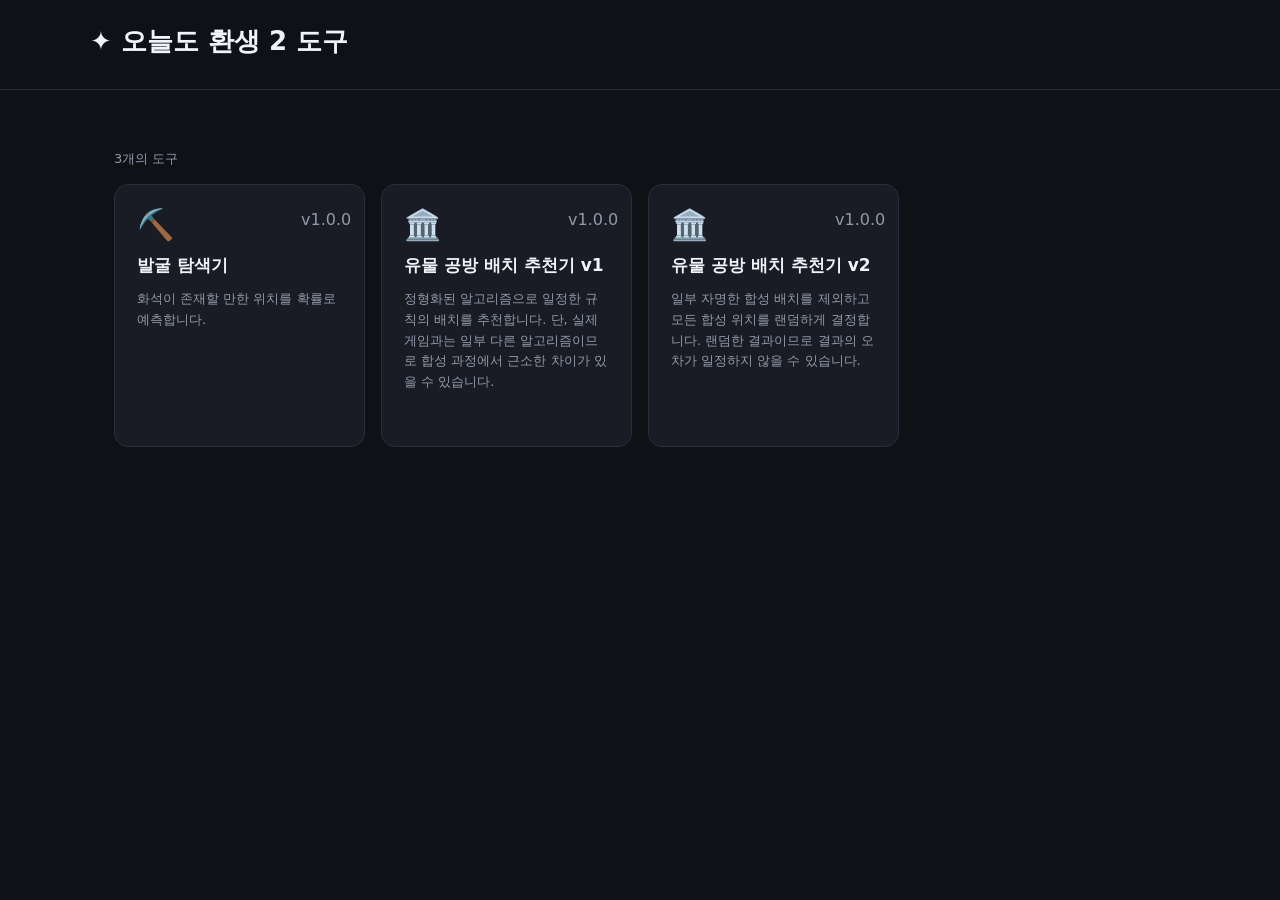
<file: index.html>
<!DOCTYPE html>
<html lang="ko">
<head>
  <meta charset="UTF-8">
  <meta name="viewport" content="width=device-width, initial-scale=1.0">
  <link rel="icon" href="favicon.ico">
  <link rel="stylesheet" href="index.css">
  <title>오늘도 환생 2 도구</title>
</head>
<body>

<header>
  <h1>✦ 오늘도 환생 2 도구</h1>
</header>

<main>
  <div class="toolbar">
  </div>

  <div id="count" class="count"></div>
  <div id="grid" class="grid"></div>
  <div id="empty" class="empty" hidden>
    검색 결과가 없습니다.
  </div>
</main>

<script>
  // 새 HTML 파일을 추가할 때 이 배열만 수정
    const pages = [
        {
            title: "발굴 탐색기",
            description: "화석이 존재할 만한 위치를 확률로 예측합니다.",
            icon: "⛏️",
            url: "./pages/hidden_item_finder.html",
            state: true,
            version: "v1.0.0"
        },
        {
            title: "유물 공방 배치 추천기 v1",
            description: "정형화된 알고리즘으로 일정한 규칙의 배치를 추천합니다. 단, 실제 게임과는 일부 다른 알고리즘이므로 합성 과정에서 근소한 차이가 있을 수 있습니다.",
            icon: "🏛️",
            url: "./pages/hex_merge_advisor_v1.html",
            state: true,
            version: "v1.0.0"
        },
        {
            title: "유물 공방 배치 추천기 v2",
            description: "일부 자명한 합성 배치를 제외하고 모든 합성 위치를 랜덤하게 결정합니다. 랜덤한 결과이므로 결과의 오차가 일정하지 않을 수 있습니다.",
            icon: "🏛️",
            url: "./pages/hex_merge_advisor_v2.html",
            state: true,
            version: "v1.0.0"
        },
    ];

    const grid = document.getElementById("grid");
    const count = document.getElementById("count");
    const empty = document.getElementById("empty");


    function render() {
        grid.replaceChildren();
        count.textContent = `${pages.length}개의 도구`;
        empty.hidden = pages.length !== 0;

        pages.forEach(page => {
            const card = document.createElement("a");
            card.className = "card";
            card.href = page.url;

            const icon = document.createElement("div");
            icon.className = "card-icon";
            icon.textContent = page.icon;

            const title = document.createElement("h3");
            title.textContent = page.title;

            const description = document.createElement("p");
            description.textContent = page.description;

            const state = document.createElement("span");
            state.className = "card-state";
            state.textContent = page.state ? page.version : "beta";

            card.append(icon, title, description, state);
            grid.appendChild(card);
        });
    }

  render();
</script>

</body>
</html>
</file>
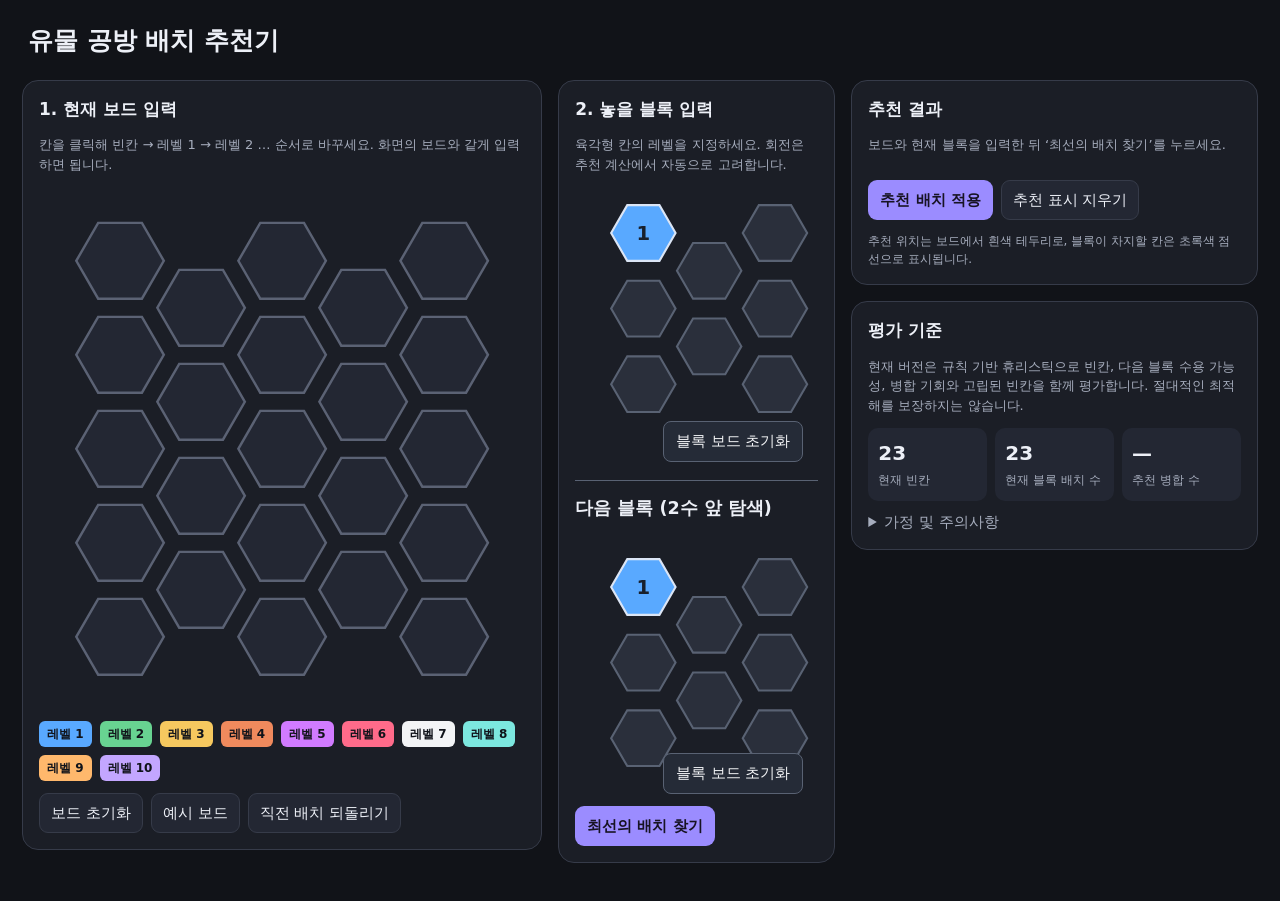
<file: pages/hex_merge_advisor_v1.html>
<!doctype html>
<html lang="ko">
    <head>
        <meta charset="utf-8" />
        <meta name="viewport" content="width=device-width, initial-scale=1.0">
        <link rel="stylesheet" href="hex_merge_advisor.css" />
        <title>유물 공방 배치 추천기</title>
    </head>
    <body oncontextmenu="return false">
        <main>
            <h1>유물 공방 배치 추천기</h1>
            <div class="layout">
                <section>
                    <div class="panel">
                        <h2>1. 현재 보드 입력</h2>
                        <p class="hint">
                            칸을 클릭해 빈칸 → 레벨 1 → 레벨 2 … 순서로
                            바꾸세요. 화면의 보드와 같게 입력하면 됩니다.
                        </p>
                        <svg
                            id="board"
                            viewBox="0 0 390 420"
                            aria-label="육각형 보드"
                        ></svg>
                        <div class="legend" id="legend"></div>
                        <div class="controls" style="margin-top: 12px">
                            <button id="clearBoard">보드 초기화</button
                            ><button id="demoBoard">예시 보드</button
                            ><button id="undo">직전 배치 되돌리기</button>
                        </div>
                    </div>
                    <div class="panel">
                        <h2>2. 놓을 블록 입력</h2>
                        <p class="hint">
                            육각형 칸의 레벨을 지정하세요.
                            회전은 추천 계산에서 자동으로 고려합니다.
                        </p>
                        <div id="pieceLevels" class="pieceCells"></div>
                        <div style="margin-top:18px;padding-top:14px;border-top:1px solid #596273;">
                            <h3 style="margin:0 0 8px">다음 블록 (2수 앞 탐색)</h3>
                            <div id="nextPieceLevels"></div>
                            <div id="nextMovePreview" style="margin-top:12px;color:#dbe5f5;line-height:1.7"></div>
                        </div>
                        <div class="controls">
                            <button id="recommend" class="primary">
                                최선의 배치 찾기
                            </button>
                        </div>
                    </div>
                </section>
                <aside>
                    <div class="panel">
                        <h2>추천 결과</h2>
                        <p id="status" class="hint">
                            보드와 현재 블록을 입력한 뒤 ‘최선의 배치 찾기’를
                            누르세요.
                        </p>
                        <div id="bestSummary"></div>
                        <div id="results"></div>
                        <div class="controls" style="margin-top: 12px">
                            <button id="applyBest" class="primary" disabled>
                                추천 배치 적용</button
                            ><button id="clearHighlight">
                                추천 표시 지우기
                            </button>
                        </div>
                        <div class="footer">
                            추천 위치는 보드에서 흰색 테두리로, 블록이 차지할
                            칸은 초록색 점선으로 표시됩니다.
                        </div>
                    </div>
                    <div class="panel">
                        <h2>평가 기준</h2>
                        <p class="hint">
                            현재 버전은 규칙 기반 휴리스틱으로 빈칸, 다음 블록
                            수용 가능성, 병합 기회와 고립된 빈칸을 함께
                            평가합니다. 절대적인 최적해를 보장하지는 않습니다.
                        </p>
                        <div class="stats">
                            <div class="stat">
                                <b id="emptyCount">23</b><span>현재 빈칸</span>
                            </div>
                            <div class="stat">
                                <b id="fitCount">—</b
                                ><span>현재 블록 배치 수</span>
                            </div>
                            <div class="stat">
                                <b id="mergeCount">—</b
                                ><span>추천 병합 수</span>
                            </div>
                        </div>
                        <details>
                            <summary>가정 및 주의사항</summary>
                            <p class="hint">
                                프로토타입은 각 칸에 레벨이 있고, 같은 레벨의
                                연결된 칸이 3개 이상이면 그 연결 집단이 한 칸의
                                상위 레벨로 합쳐진다고 가정합니다. 병합 시 남는
                                칸은 새 블록이 놓인 칸을 우선으로 선택합니다.
                                실제 게임의 병합 처리 방식이 다르면 추천 결과도
                                달라질 수 있습니다. 화면 자동 인식 기능은
                                포함하지 않았으므로 보드 상태를 직접 입력해야
                                합니다.
                            </p>
                        </details>
                    </div>
                </aside>
            </div>
        </main>
        <script src="hex_merge_advisor_v1.js"></script>
    </body>
</html>
</file>
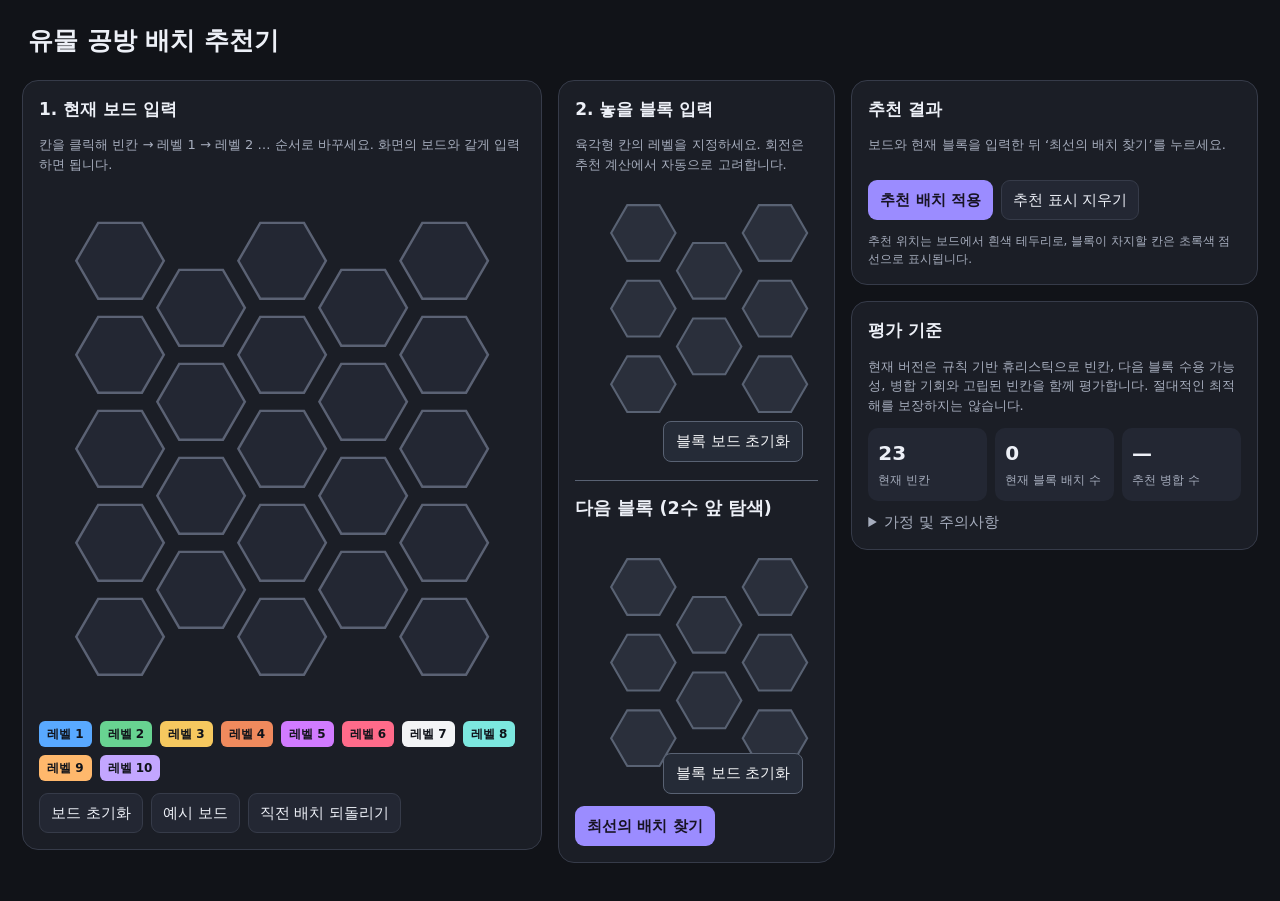
<file: pages/hex_merge_advisor_v2.html>
<!doctype html>
<html lang="ko">
    <head>
        <meta charset="utf-8" />
        <meta name="viewport" content="width=device-width, initial-scale=1.0">
        <link rel="stylesheet" href="hex_merge_advisor.css" />
        <title>유물 공방 배치 추천기</title>
    </head>
    <body oncontextmenu="return false">
        <main>
            <h1>유물 공방 배치 추천기</h1>
            <div class="layout">
                <section>
                    <div class="panel">
                        <h2>1. 현재 보드 입력</h2>
                        <p class="hint">
                            칸을 클릭해 빈칸 → 레벨 1 → 레벨 2 … 순서로
                            바꾸세요. 화면의 보드와 같게 입력하면 됩니다.
                        </p>
                        <svg
                            id="board"
                            viewBox="0 0 390 420"
                            aria-label="육각형 보드"
                        ></svg>
                        <div class="legend" id="legend"></div>
                        <div class="controls" style="margin-top: 12px">
                            <button id="clearBoard">보드 초기화</button
                            ><button id="demoBoard">예시 보드</button
                            ><button id="undo">직전 배치 되돌리기</button>
                        </div>
                    </div>
                    <div class="panel">
                        <h2>2. 놓을 블록 입력</h2>
                        <p class="hint">
                            육각형 칸의 레벨을 지정하세요.
                            회전은 추천 계산에서 자동으로 고려합니다.
                        </p>
                        <div id="pieceLevels" class="pieceCells"></div>
                        <div style="margin-top:18px;padding-top:14px;border-top:1px solid #596273;">
                            <h3 style="margin:0 0 8px">다음 블록 (2수 앞 탐색)</h3>
                            <div id="nextPieceLevels"></div>
                            <div id="nextMovePreview" style="margin-top:12px;color:#dbe5f5;line-height:1.7"></div>
                        </div>
                        <div class="controls">
                            <button id="recommend" class="primary">
                                최선의 배치 찾기
                            </button>
                        </div>
                    </div>
                </section>
                <aside>
                    <div class="panel">
                        <h2>추천 결과</h2>
                        <p id="status" class="hint">
                            보드와 현재 블록을 입력한 뒤 ‘최선의 배치 찾기’를
                            누르세요.
                        </p>
                        <div id="bestSummary"></div>
                        <div id="results"></div>
                        <div class="controls" style="margin-top: 12px">
                            <button id="applyBest" class="primary" disabled>
                                추천 배치 적용</button
                            ><button id="clearHighlight">
                                추천 표시 지우기
                            </button>
                        </div>
                        <div class="footer">
                            추천 위치는 보드에서 흰색 테두리로, 블록이 차지할
                            칸은 초록색 점선으로 표시됩니다.
                        </div>
                    </div>
                    <div class="panel">
                        <h2>평가 기준</h2>
                        <p class="hint">
                            현재 버전은 규칙 기반 휴리스틱으로 빈칸, 다음 블록
                            수용 가능성, 병합 기회와 고립된 빈칸을 함께
                            평가합니다. 절대적인 최적해를 보장하지는 않습니다.
                        </p>
                        <div class="stats">
                            <div class="stat">
                                <b id="emptyCount">23</b><span>현재 빈칸</span>
                            </div>
                            <div class="stat">
                                <b id="fitCount">—</b
                                ><span>현재 블록 배치 수</span>
                            </div>
                            <div class="stat">
                                <b id="mergeCount">—</b
                                ><span>추천 병합 수</span>
                            </div>
                        </div>
                        <details>
                            <summary>가정 및 주의사항</summary>
                            <p class="hint">
                                프로토타입은 각 칸에 레벨이 있고, 같은 레벨의
                                연결된 칸이 3개 이상이면 그 연결 집단이 한 칸의
                                상위 레벨로 합쳐진다고 가정합니다. 병합 시 남는
                                칸은 새 블록이 놓인 칸을 우선으로 선택합니다.
                                실제 게임의 병합 처리 방식이 다르면 추천 결과도
                                달라질 수 있습니다. 화면 자동 인식 기능은
                                포함하지 않았으므로 보드 상태를 직접 입력해야
                                합니다.
                            </p>
                        </details>
                    </div>
                </aside>
            </div>
        </main>
        <script src="hex_merge_advisor_v2.js"></script>
    </body>
</html>
</file>
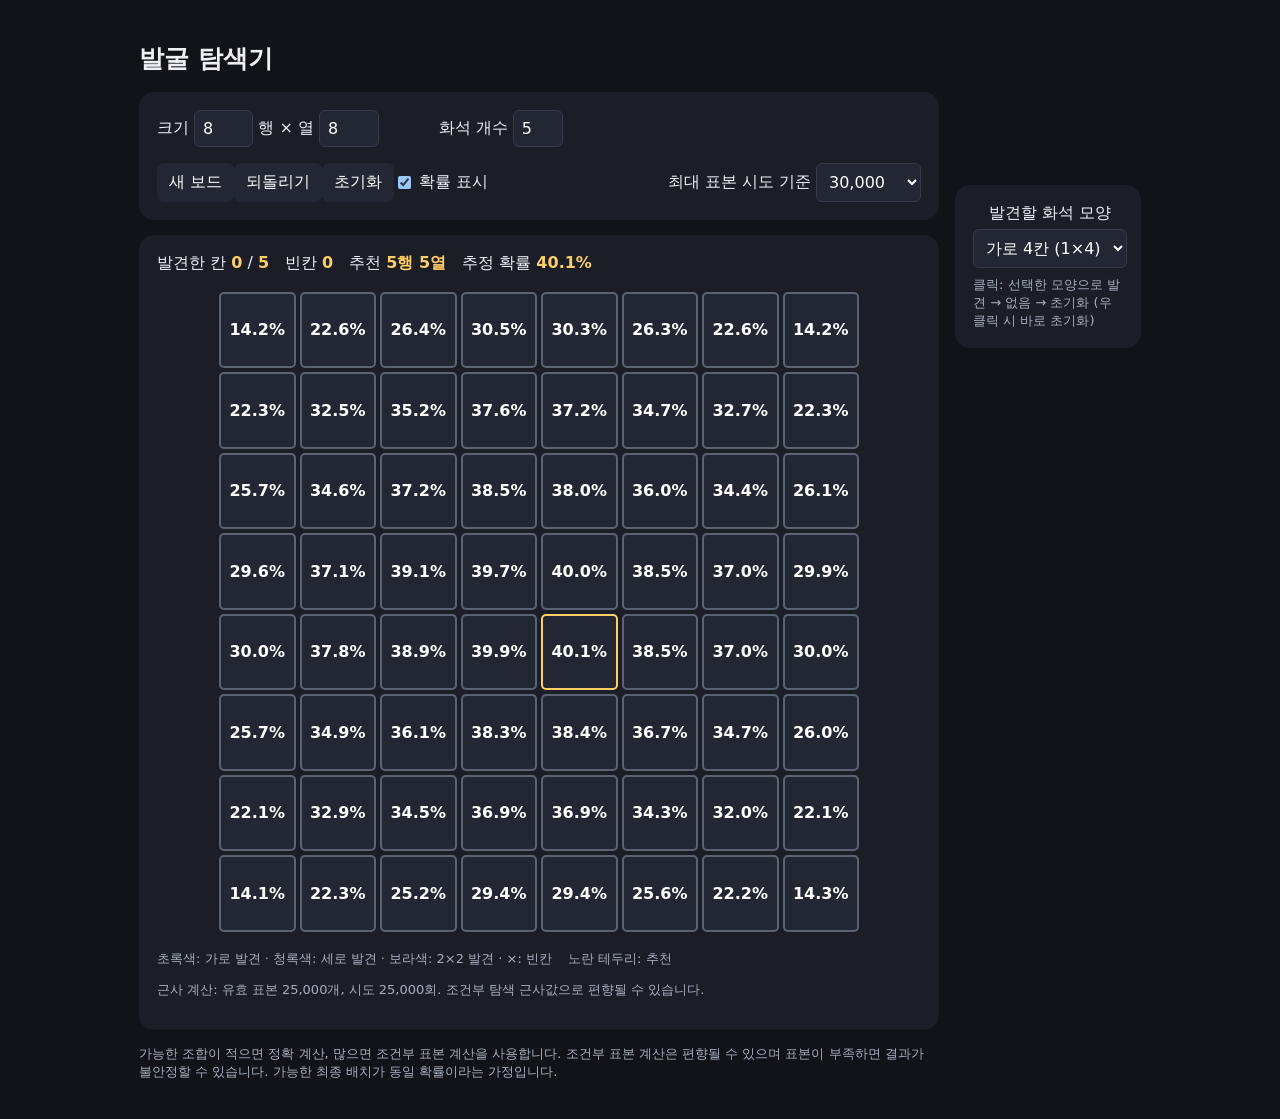
<file: pages/hidden_item_finder.html>
<!DOCTYPE html>
<html lang="ko">
    <head>
        <meta charset="utf-8"/>
        <meta content="width=device-width,initial-scale=1" name="viewport"/>
        <link href="hidden_item_finder.css" rel="stylesheet"/>
        <title>
            발굴 탐색기
        </title>
    </head>
    <body oncontextmenu="return false">
        <div class="wrap">
            <h1>
                발굴 탐색기
            </h1>
            <div class="panel toolbar" style="flex-direction:column;gap:16px">
                <div>
                    <label>
                        크기
                        <input id="rows" max="16" min="2" type="number" value="8"/>
                        행 × 열
                        <input id="cols" max="16" min="2" type="number" value="8"/>
                    </label>
                    <label>
                        화석 개수
                        <input id="items" max="64" min="1" type="number" value="5"/>
                    </label>
                </div>
                <div style="display:flex;">
                    <button id="resize">
                        새 보드
                    </button>
                    <button id="undo">
                        되돌리기
                    </button>
                    <button id="reset">
                        초기화
                    </button>
                    <label>
                        <input checked="" id="prob" type="checkbox"/>
                        확률 표시
                    </label>
                    <div style="flex-grow:1"></div>
                    <label>
                        최대 표본 시도 기준
                        <select id="samples">
                            <option value="10000">
                                10,000
                            </option>
                            <option selected="" value="30000">
                                30,000
                            </option>
                            <option value="100000">
                                100,000
                            </option>
                        </select>
                    </label>
                </div>
            </div>
            <div class="panel">
                <div class="stats">
                    <span>
                        발견한 칸
                        <b id="hits">
                            0
                        </b>
                        / <b id="target">3</b>
                    </span>
                    <span>
                        빈칸
                        <b id="misses">
                            0
                        </b>
                    </span>
                    <span>
                        추천
                        <b id="best">
                            -
                        </b>
                    </span>
                    <span>
                        추정 확률
                        <b id="chance">
                            -
                        </b>
                    </span>
                </div>
                <div class="board" id="board">
                </div>
                <div class="legend muted">
                    <span>
                        초록색: 가로 발견 · 청록색: 세로 발견 · 보라색: 2×2 발견 · ×: 빈칸
                    </span>
                    <span>
                        노란 테두리: 추천
                    </span>
                </div>
                <p class="muted" id="status">
                </p>
            </div>
            <p class="muted">
                가능한 조합이 적으면 정확 계산, 많으면 조건부 표본 계산을 사용합니다. 조건부 표본 계산은 편향될 수 있으며 표본이 부족하면 결과가 불안정할 수 있습니다. 가능한 최종 배치가 동일 확률이라는 가정입니다.
            </p>
        </div>
         <div class="panel toolbar rightbar">
            <label>발견할 화석 모양
                <select id="mode">
                    <option value="1">가로 4칸 (1×4)</option>
                    <option value="2">세로 4칸 (4×1)</option>
                    <option value="3">정사각형 (2×2)</option>
                </select>
            </label>
            <span class="muted">클릭: 선택한 모양으로 발견 → 없음 → 초기화 (우클릭 시 바로 초기화)</span>
        </div>
        <script>
            let rows=8,cols=8,itemCount=3,state=[],history=[],generation=0;
            // 0=unknown, 1..12=(shape-1)*4+part, 13=empty
            const $=id=>document.getElementById(id);
            let worker=null;
            function init(){
                rows=Math.max(2,Math.min(16,Math.floor(Number($('rows').value)||8)));
                cols=Math.max(2,Math.min(16,Math.floor(Number($('cols').value)||8)));
                itemCount=Math.max(1,Math.min(Math.floor(rows*cols/4),Math.floor(Number($('items').value)||3)));
                $('rows').value=rows;
                $('cols').value=cols;
                $('items').max=Math.floor(rows*cols/4);
                $('items').value=itemCount;
                $('target').textContent=itemCount;
                state=Array(rows*cols).fill(0);
                history=[];
                render();
                compute()
            }
            function fixedInfo(){
                const shapes=[[[0,0],[0,1],[0,2],[0,3]],[[0,0],[1,0],[2,0],[3,0]],[[0,0],[0,1],[1,0],[1,1]]];
                const fixed=new Set(), owners=new Map(), errors=[];
                for(let i=0;i<state.length;i++){
                    const v=state[i];
                    if(v<1||v>12)continue;
                    const shape=Math.floor((v-1)/4),part=(v-1)%4;
                    const r=Math.floor(i/cols)-shapes[shape][part][0],c=i%cols-shapes[shape][part][1];
                    const key=`${shape}:${r}:${c}`;
                    if(r<0||c<0||shapes[shape].some(([dr,dc])=>r+dr>=rows||c+dc>=cols)){
                        errors.push(`${Math.floor(i/cols)+1}행 ${i%cols+1}열: 아이템이 보드 밖으로 나갑니다.`);continue;
                    }
                    const ids=shapes[shape].map(([dr,dc])=>(r+dr)*cols+c+dc);
                    owners.set(key,ids);
                    if(state.some((sv,j)=>sv>=1&&sv<=12&&ids.includes(j)&&sv!==(shape*4+ids.indexOf(j)+1)))errors.push('서로 충돌하는 파츠 정보가 있습니다.');
                    if(ids.some(j=>state[j]===13))errors.push('확정된 아이템 위치에 빈칸이 있습니다.');
                }
                for(const ids of owners.values())for(const id of ids){fixed.add(id)}
                const arr=[...owners.values()];
                for(let i=0;i<arr.length;i++)for(let j=i+1;j<arr.length;j++)if(arr[i].some(id=>arr[j].includes(id)))errors.push('확정된 아이템들이 서로 겹칩니다.');
                if(arr.length>itemCount)errors.push('확정된 아이템 수가 설정한 아이템 개수보다 많습니다.');
                return {fixed,owners:arr,errors:[...new Set(errors)]};
            }
            function render(probs=[],best=-1){
                const info=fixedInfo(),board=$('board');
                board.style.gridTemplateColumns=`repeat(${cols},1fr)`;
                board.innerHTML='';
                let hit=0,miss=0;
                state.forEach((v,i)=>{
                    if(v>=1&&v<=12)hit++;
                    if(v===13)miss++;
                    const b=document.createElement('button');
                    const known=info.fixed.has(i);
                    b.className='cell '+(v>=1&&v<=12?'hit':v===13?'miss':'')+(i===best&&v===0&&!known?' best':'');
                    if(known&&v===0){b.style.background='#2563b0';b.title='아이템 발견 완료 — 추가 클릭 불필요';}
                    b.title=`${Math.floor(i/cols)+1}행 ${i%cols+1}열`;
                    b.textContent=v>=1&&v<=12?`${['가','세','정'][Math.floor((v-1)/4)]}${(v-1)%4+1}`:v===13?'×':known?String(info.owners.find(ids=>ids.includes(i))?.indexOf(i)+1||'✓'):'';
                    if(v===0&&!known&&$('prob').checked&&probs[i]!=null)b.textContent=`${(probs[i]*100).toFixed(1)}%`;
                    b.onclick=()=>{
                        if(known&&v===0)return;
                        history.push([...state]);
                        const mode=Number($('mode').value),part=1;
                        state[i]=v===0?(mode-1)*4+part:v===13?0:13;
                        render();compute();
                    };
                    b.oncontextmenu=e=>{e.preventDefault();history.push([...state]);state[i]=0;render();compute()};
                    board.appendChild(b);
                });
                $('hits').textContent=info.owners.length;$('misses').textContent=miss;
                $('best').textContent=best<0?'-':`${Math.floor(best/cols)+1}행 ${best%cols+1}열`;
                $('chance').textContent=best<0||probs[best]==null?'-':`${(probs[best]*100).toFixed(1)}%`;
            }
            // Web Worker prevents UI blocking.
            const workerCode=`
            onmessage = (e) => {
                const {rows, cols, itemCount, state, limit} = e.data;
                const N = rows * cols;
                const originalItemCount=itemCount;
                const shapes = [
                    [[0,0],[0,1],[0,2],[0,3]],
                    [[0,0],[1,0],[2,0],[3,0]],
                    [[0,0],[0,1],[1,0],[1,1]]
                ];
                const hits = [];
                const fixedPlacements=new Map();
                for(let i=0;i<N;i++)if(state[i]>=1&&state[i]<=12){
                    const shape=Math.floor((state[i]-1)/4),part=(state[i]-1)%4;
                    const rr=Math.floor(i/cols)-shapes[shape][part][0],cc=i%cols-shapes[shape][part][1];
                    if(rr<0||cc<0||shapes[shape].some(([dr,dc])=>rr+dr>=rows||cc+dc>=cols)){
                        postMessage({error:'보드 밖으로 나가는 파츠입니다.'});return;
                    }
                    fixedPlacements.set(shape+':'+rr+':'+cc,shapes[shape].map(([dr,dc])=>(rr+dr)*cols+cc+dc));
                }
                const fixedIds=new Set();
                for(const ids of fixedPlacements.values())for(const id of ids)fixedIds.add(id);
                if(fixedPlacements.size>itemCount){postMessage({error:'아이템 개수를 초과했습니다.'});return;}
                const remaining=itemCount-fixedPlacements.size;
                const bit = Array.from({length:N},(_,i)=>1n<<BigInt(i));
                const hitMask = hits.reduce((m,i)=>m|bit[i],0n);
                const placements=[];
                for (let r=0;r<rows;r++) for (let c=0;c<cols;c++) {
                    for (const shape of shapes) {
                        if (shape.some(([dr,dc])=>r+dr>=rows||c+dc>=cols)) continue;
                        const ids=shape.map(([dr,dc])=>(r+dr)*cols+c+dc);
                        if (ids.some((id,k)=>state[id]===13 || fixedIds.has(id))) continue;
                        const mask=ids.reduce((m,id)=>m|bit[id],0n);
                        placements.push({ids,mask,hit:mask&hitMask});
                    }
                }
                const P=placements.length;
                const counts=new Float64Array(N);
                let total=0, attempts=0, exact=false, truncated=false;
                const hitCandidates=hits.map(id=>placements.map((p,i)=>p.ids.includes(id)?i:-1).filter(i=>i>=0));
                function record(mask) {
                    if ((mask&hitMask)!==hitMask) return;
                    total++;
                    for (let i=0;i<N;i++) if (state[i]===0 && (mask&bit[i])) counts[i]++;
                }
                const deadline=Date.now()+1400;
                const maxNodes=Math.max(15000,Math.min(450000,limit*5));
                let nodes=0;
                // Exact enumeration for small placement spaces, with a strict work budget.
                function exactVisit(start,depth,mask) {
                    if (++nodes>maxNodes || Date.now()>deadline) {truncated=true;return;}
                    if (depth===remaining) {record(mask);return;}
                    for(let i=start;i<=P-(remaining-depth);i++) {
                        if(truncated)return;
                        const m=placements[i].mask;
                        if(!(mask&m))exactVisit(i+1,depth+1,mask|m);
                    }
                }
                function choose(n,k) {
                    if(k>n)return Infinity;
                    let v=1;
                    for(let i=1;i<=k;i++) {v=v*(n-i+1)/i;if(v>150000)return v;}
                    return v;
                }
                if (hits.length<=remaining*4 && P>=remaining && hitCandidates.every(a=>a.length)) {
                    if(choose(P,remaining)<=150000) {
                        exactVisit(0,0,0n);
                        exact=!truncated;
                    }
                    if(!exact) {
                        total=0;counts.fill(0);
                        // Conditional randomized backtracking: cover observed parts first,
                        // then complete with disjoint shapes. Avoid rejection of rare hits.
                        function sample(mask,depth,covered) {
                            if(++nodes>maxNodes || Date.now()>deadline)return false;
                            if(depth===remaining) {
                                if(covered===hitMask) {record(mask);return true;}
                                return false;
                            }
                            let choices=null;
                            for(let h=0;h<hits.length;h++) {
                                if(covered&bit[hits[h]])continue;
                                const opts=hitCandidates[h].filter(i=>!(placements[i].mask&mask));
                                if(!opts.length)return false;
                                if(!choices || opts.length<choices.length)choices=opts;
                            }
                            if(choices===null) {
                                choices=[];
                                for(let i=0;i<P;i++)if(!(placements[i].mask&mask))choices.push(i);
                            }
                            // Randomized order; bound branching for responsiveness.
                            for(let t=0;t<Math.min(choices.length,Math.max(5,Math.floor(40/(depth+1))));t++) {
                                const j=t+Math.floor(Math.random()*(choices.length-t));
                                [choices[t],choices[j]]=[choices[j],choices[t]];
                                const p=placements[choices[t]];
                                if(sample(mask|p.mask,depth+1,covered|p.hit))return true;
                                if(nodes>maxNodes || Date.now()>deadline)return false;
                            }
                            return false;
                        }
                        nodes=0;
                        while(attempts<limit && nodes<maxNodes && Date.now()<deadline) {
                            attempts++;
                            sample(0n,0,0n);
                        }
                    }
                }
                const probs=Array.from(counts,(x,i)=>fixedIds.has(i)?1:(total?x/total:null));
                let best=-1;
                for(let i=0;i<N;i++)if(state[i]===0&&!fixedIds.has(i)&&probs[i]!==null&&(best<0||probs[i]>probs[best]))best=i;
                postMessage({probs,best,total,exact,P,attempts,truncated,remaining});
            };
            `;
            let watchdog=null;
            let workerUrl=null;

            function stopWorker(){
                if(watchdog!==null){
                    clearTimeout(watchdog);
                    watchdog=null;
                }
                if(worker){
                    worker.terminate();
                    worker=null;
                }
                if(workerUrl){
                    URL.revokeObjectURL(workerUrl);
                    workerUrl=null;
                }
            }

            function compute(){
                generation++;
                const currentGeneration=generation;
                stopWorker();
                const info=fixedInfo();
                if(info.errors.length){render();$('status').textContent='입력 오류: '+info.errors.join(' ');return;}
                if(info.owners.length===itemCount){
                    render();
                    $('status').textContent='모든 아이템을 발견했습니다! 추가 클릭이 필요하지 않습니다.';
                    return;
                }
                $('status').textContent='가능한 배치를 계산 중...';

                try{
                    workerUrl=URL.createObjectURL(new Blob([workerCode],{
                        type:'text/javascript'
                    }));
                    worker=new Worker(workerUrl);
                    worker.onmessage=(event)=>{
                        if(currentGeneration!==generation)return;
                        const {probs,best,total,exact,P,attempts,error,remaining}=event.data;
                        stopWorker();
                        render(probs,best);
                        if(error){$('status').textContent=error;return;}
                        $('status').textContent=total===0
                            ? exact ? '조건에 맞는 배치가 없습니다. 입력 상태를 확인하세요.' : '조건에 맞는 표본을 찾지 못했습니다. 표본 시도를 늘리거나 입력 상태를 확인하세요.'
                            : exact
                                ? `정확 계산: 유효한 잔여 ${remaining}개 아이템 조합 ${total.toLocaleString()}개 (단일 아이템 후보 ${P}개)`
                                : `근사 계산: 유효 표본 ${total.toLocaleString()}개, 시도 ${attempts.toLocaleString()}회. 조건부 탐색 근사값으로 편향될 수 있습니다.`;
                    };
                    worker.onerror=(event)=>{
                        if(currentGeneration!==generation)return;
                        $('status').textContent=`Worker 실행 오류: ${event.message||'알 수 없는 오류'}`;
                        stopWorker();
                    };
                    watchdog=setTimeout(()=>{
                        if(currentGeneration!==generation)return;
                        stopWorker();
                        $('status').textContent='계산 시간 초과. 보드 크기나 조건을 확인해 주세요.';
                    },8000);
                    worker.postMessage({
                        rows,
                        cols,
                        itemCount,
                        state:[...state],
                        limit:Number($('samples').value)||10000
                    });
                }catch(error){
                    stopWorker();
                    $('status').textContent=`Worker 생성 오류: ${error.message}`;
                }
            }
            $('resize').onclick=init;
            $('items').onchange=init;
            $('reset').onclick=()=>{
                history.push([...state]);
                state.fill(0);
                render();
                compute()
            };
            $('undo').onclick=()=>{
                if(history.length){
                    state=history.pop();
                    render();
                    compute()
                }
            };
            $('prob').onchange=()=>compute();
            $('samples').onchange=()=>compute();
            init();
        </script>
    </body>
</html>
</file>
<file: index.css>
:root {
    --bg: #0f1117;
    --panel: #191c25;
    --border: #2a2e3b;
    --text: #f1f3f9;
    --muted: #9299aa;
    --accent: #8b7cff;
}

* { box-sizing: border-box; }

body {
    margin: 0;
    background: var(--bg);
    color: var(--text);
    font-family: system-ui, sans-serif;
}

header {
    border-bottom: 1px solid var(--border);
    padding: 24px max(24px, calc((100% - 1100px) / 2));
}

header h1 {
    margin: 0 0 6px;
    font-size: 26px;
}

header p {
    margin: 0;
    color: var(--muted);
    font-size: 14px;
}

main {
    max-width: 1100px;
    margin: 0 auto;
    padding: 36px 24px;
}

.toolbar {
    display: flex;
    gap: 12px;
    margin-bottom: 24px;
    flex-wrap: wrap;
}

.search {
    flex: 1;
    min-width: 200px;
    background: var(--panel);
    border: 1px solid var(--border);
    border-radius: 10px;
    padding: 12px 16px;
    color: var(--text);
    font-size: 14px;
    outline: none;
}

.search:focus {
    border-color: var(--accent);
}

select {
    background: var(--panel);
    color: var(--text);
    border: 1px solid var(--border);
    border-radius: 10px;
    padding: 0 16px;
    min-height: 44px;
}

.count {
    color: var(--muted);
    font-size: 13px;
    margin-bottom: 16px;
}

.grid {
    display: grid;
    grid-template-columns: repeat(auto-fill, minmax(250px, 1fr));
    gap: 16px;
}

.card {
    display: flex;
    flex-direction: column;
    gap: 12px;
    padding: 22px;
    background: var(--panel);
    border: 1px solid var(--border);
    border-radius: 14px;
    text-decoration: none;
    color: inherit;
    transition: transform .2s, border-color .2s;
}

.card:hover {
    transform: translateY(-4px);
    border-color: var(--accent);
}

.card-icon { font-size: 30px; }

.card h3 {
    font-size: 17px;
    margin: 0;
}

.card p {
    color: var(--muted);
    font-size: 13px;
    line-height: 1.6;
    margin: 0;
    flex: 1;
}

.card-footer {
    display: flex;
    justify-content: space-between;
    align-items: center;
    margin-top: 8px;
}

.card-state {
    position: relative;
    left: 80%;
    top: -90%;
    color: var(--muted);
}

.tag {
    background: #29263e;
    color: #b5aaff;
    padding: 5px 9px;
    border-radius: 6px;
    font-size: 11px;
}

.arrow { color: var(--muted); }

.empty {
    color: var(--muted);
    text-align: center;
    padding: 60px 0;
}

footer {
    text-align: center;
    padding: 30px;
    color: var(--muted);
    font-size: 12px;
}
</file>
<file: pages/hex_merge_advisor.css>
:root {
    color-scheme: dark;
    --bg: #111318;
    --panel: #1b1e26;
    --panel2: #232733;
    --text: #edf0f7;
    --muted: #a6adbd;
    --accent: #9b8cff;
    --border: #363b49;
    --good: #75d6a5;
    --warn: #ffcb78;
    -webkit-user-select: none;
    user-select: none;
    -webkit-user-drag: none;
}
* {
    box-sizing: border-box;
}
body {
    margin: 0;
    background: var(--bg);
    color: var(--text);
    font:
        15px/1.5 system-ui,
        -apple-system,
        "Segoe UI",
        sans-serif;
}
main {
    margin: auto;
    padding: 22px;
}
section {
    display: flex;
    gap: 16px;
    flex: 2;
}
section > :first-child {
    flex: 2;
}
section > :last-child {
    flex: 1;
}
aside {
    flex: 1;
}
h1 {
    font-size: 25px;
    margin: 0 0 20px 6px;
}
h2 {
    font-size: 17px;
    margin: 0 0 10px;
}
.sub {
    color: var(--muted);
    margin: 0 0 20px;
}
.layout {
    display: flex;
    gap: 16px;
}
.panel {
    height: fit-content;
    background: var(--panel);
    border: 1px solid var(--border);
    border-radius: 16px;
    padding: 16px;
    margin-bottom: 16px;
}
.controls {
    display: flex;
    flex-wrap: wrap;
    gap: 8px;
    align-items: center;
}
button,
select {
    font: inherit;
    color: var(--text);
    background: var(--panel2);
    border: 1px solid var(--border);
    border-radius: 9px;
    padding: 8px 11px;
}
button {
    cursor: pointer;
}
button:hover {
    border-color: var(--accent);
}
button.primary {
    background: var(--accent);
    color: #171323;
    border-color: transparent;
    font-weight: 700;
}
button.active {
    outline: 2px solid var(--accent);
    border-color: var(--accent);
}
.hint {
    font-size: 13px;
    color: var(--muted);
}
#board {
    width: 100%;
    max-width: 510px;
    display: block;
    margin: 8px auto 0;
    touch-action: manipulation;
    transform: scale(1.3);
}
.cell {
    cursor: pointer;
    stroke: #5b6274;
    stroke-width: 1.5;
}
.cell.empty {
    fill: var(--panel2);
}
.cell.empty:hover {
    fill: #3a4050;
}
.cell.recommended {
    stroke: #fff;
    stroke-width: 4;
    filter: drop-shadow(0 0 5px #a69aff);
}
.cell.preview {
    stroke: var(--good);
    stroke-width: 3;
    stroke-dasharray: 5 3;
}
.celltext {
    font-size: 13px;
    fill: black;
    text-anchor: middle;
    dominant-baseline: central;
    pointer-events: none;
    font-weight: 700;
}
.celltext-recommended {
    fill: white;
}
.legend {
    display: flex;
    gap: 8px;
    flex-wrap: wrap;
    margin-top: 10px;
}
.swatch {
    border-radius: 6px;
    padding: 4px 8px;
    font-size: 12px;
    color: #10131a;
    font-weight: 700;
}
.pieceCells {
    display: flex;
    gap: 8px;
    flex-wrap: wrap;
    margin: 10px 0;
}
.pieceCells > svg {
    transform: scale(1.4);
    width: 100%;
}
.pieceCells > button {
    display: block;
    margin-top: 10px;
    padding: 8px 12px;
    border:1px solid #596273;
    border-radius:8px;
    background:#252b37;
    color:#f3f4f6;
    cursor:pointer;
    margin-left: 36%;
    z-index: 1;
}
.controls {
    position: relative;
    background: transparent;
}
.pieceCell {
    display: flex;
    align-items: center;
    gap: 5px;
    background: var(--panel2);
    padding: 7px;
    border-radius: 10px;
}
.pieceCell select {
    padding: 5px;
}
#nextPieceLevels > svg {
    transform: scale(1.4);
    width: 100%;
    margin-bottom: 10%;
}
#nextPieceLevels > button {
    position: relative;
    margin-left: 36%;
}
.stats {
    display: grid;
    grid-template-columns: repeat(3, 1fr);
    gap: 8px;
    margin-top: 12px;
}
.stat {
    background: var(--panel2);
    border-radius: 10px;
    padding: 10px;
}
.stat b {
    display: block;
    font-size: 20px;
}
.stat span {
    font-size: 12px;
    color: var(--muted);
}
#results {
    display: grid;
    gap: 8px;
}
.result {
    border: 1px solid var(--border);
    border-radius: 10px;
    padding: 10px;
    display: flex;
    justify-content: space-between;
    gap: 12px;
    align-items: center;
}
.result.best {
    border-color: var(--good);
}
.result small {
    color: var(--muted);
    display: block;
}
.pill {
    font-size: 12px;
    background: #303648;
    border-radius: 99px;
    padding: 3px 7px;
    white-space: nowrap;
}
.warning {
    color: var(--warn);
}
.footer {
    color: var(--muted);
    font-size: 12px;
    margin-top: 12px;
}
details {
    margin-top: 10px;
}
summary {
    cursor: pointer;
    color: var(--muted);
}
@media (max-width: 1000px) {
    h1 {
        font-size: 17px;
    }
    h2 {
        font-size: 14px;
    }
    div, p {
        font-size: 12px !important;
    }
    .layout {
        flex-direction: column !important;
    }
}
@media (max-width: 500px) {
    h1 {
        font-size: 17px;
    }
    h2 {
        font-size: 14px;
    }
    div, p {
        font-size: 12px !important;
    }
    section {
        flex-direction: column !important;
    }
}
</file>
<file: pages/hidden_item_finder.css>
:root {
    color-scheme: dark;
    --bg: #111318;
    --panel: #1b1e26;
    --panel2: #232733;
    --text: #edf0f7;
    --muted: #a6adbd;
    --accent: #9b8cff;
    --border: #363b49;
    --good: #75d6a5;
    --warn: #ffcb78;
    -webkit-user-select: none;
    user-select: none;
    -webkit-user-drag: none;
}

body{
    display: flex;
    justify-content: center;
    gap: 16px;
    font-family:system-ui,sans-serif;
    background:var(--bg);
    color:var(--text);
    margin:0;
    padding:25px
}
.wrap{
    width: 800px;
}
.rightbar {
    width: 150px;
    height: 10%;
    margin-top: 13% !important;
}
.rightbar label {
    flex-direction: column;
}
h1{
    font-size:25px
}
.panel{
    background:var(--panel);
    border-radius:15px;
    padding:18px;
    margin:15px 0
}
button,select,input{
    font:inherit
}
button{
    cursor:pointer;
    border:0;
    border-radius:7px;
    padding:9px 12px;
    background:var(--panel2);
    color:white
}
button.active{
    background:#447de0
}
.toolbar{
    display:flex;
    gap:8px;
    flex-wrap:wrap;
}
.board{
    display:grid;
    gap:4px;
    max-width:640px;
    margin:18px auto
}
.cell{
    aspect-ratio:1;
    padding:0;
    min-width:0;
    border:2px solid transparent;
    border-radius:5px;
    background:var(--panel2);
    font-weight:700;
    position:relative;
    border-color: #5b6274;
}
.cell.hit{
    background:var(--good)
}
.cell.hit-vertical { background:var(--accent); }
.cell.hit-square { background:var(--warn); }
select { 
    background:var(--panel2); 
    color:#fff; 
    border-radius:6px; 
    padding:8px; 
    border-color:var(--border);
}
.cell.miss{
    background:var(--bg);
    color:var(--muted);
    border: none;
}
.cell.best{
    border-color:#ffce66
}
.cell small{
    font-size:clamp(9px,1.6vw,14px)
}
.muted{
    color:var(--muted);
    font-size:13px
}
.stats{
    display:flex;
    gap:16px;
    flex-wrap:wrap
}
.stats b{
    color:#ffce66
}
label{
    display:inline-flex;
    gap:5px;
    align-items:center
}
input[type=number]{
    width:15%;
    background:var(--panel2);
    color:white;
    border:1px solid var(--border);
    padding:8px;
    border-radius:6px;
}
#items{
    width:20%;
}
.warning{
    color:#ffce66
}
.legend{
    display:flex;
    gap:16px;
    flex-wrap:wrap
}

@media (max-width: 1100px) {
    body {
        display: block;
    }
}
</file>
